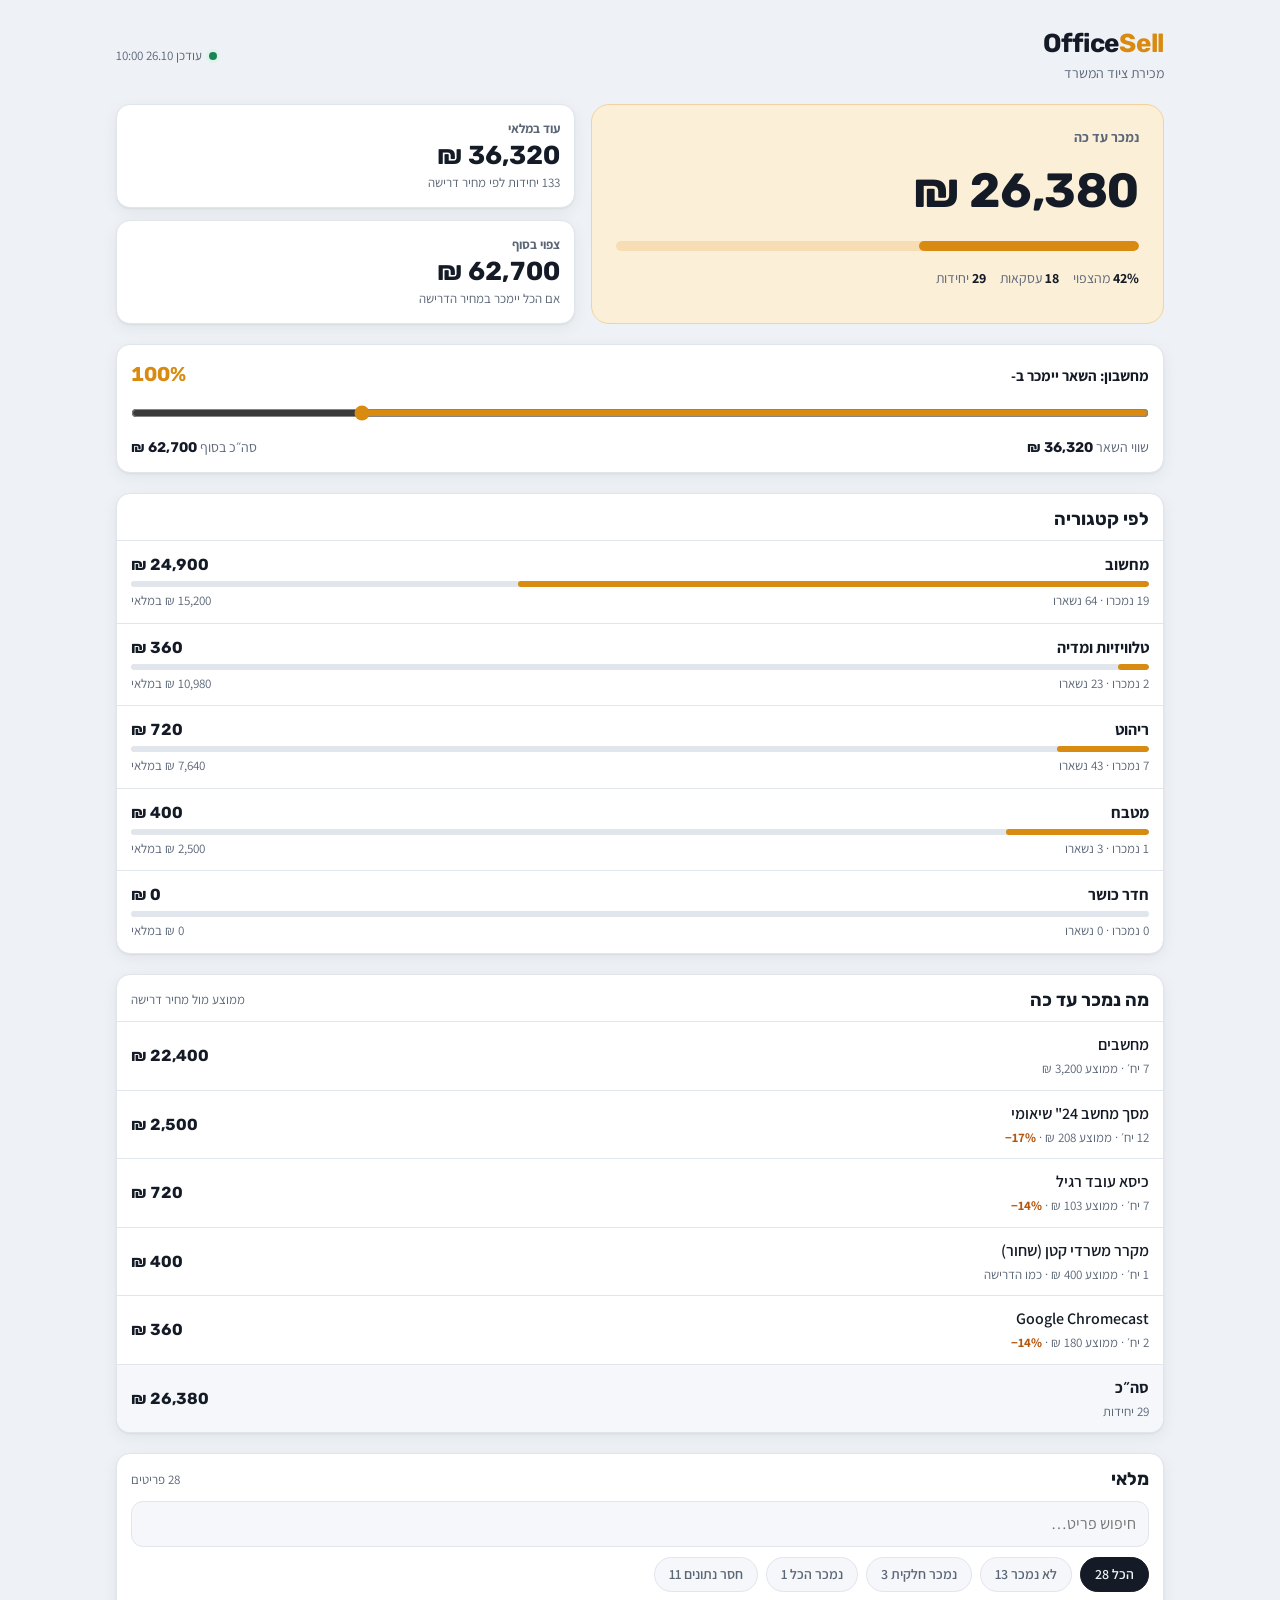
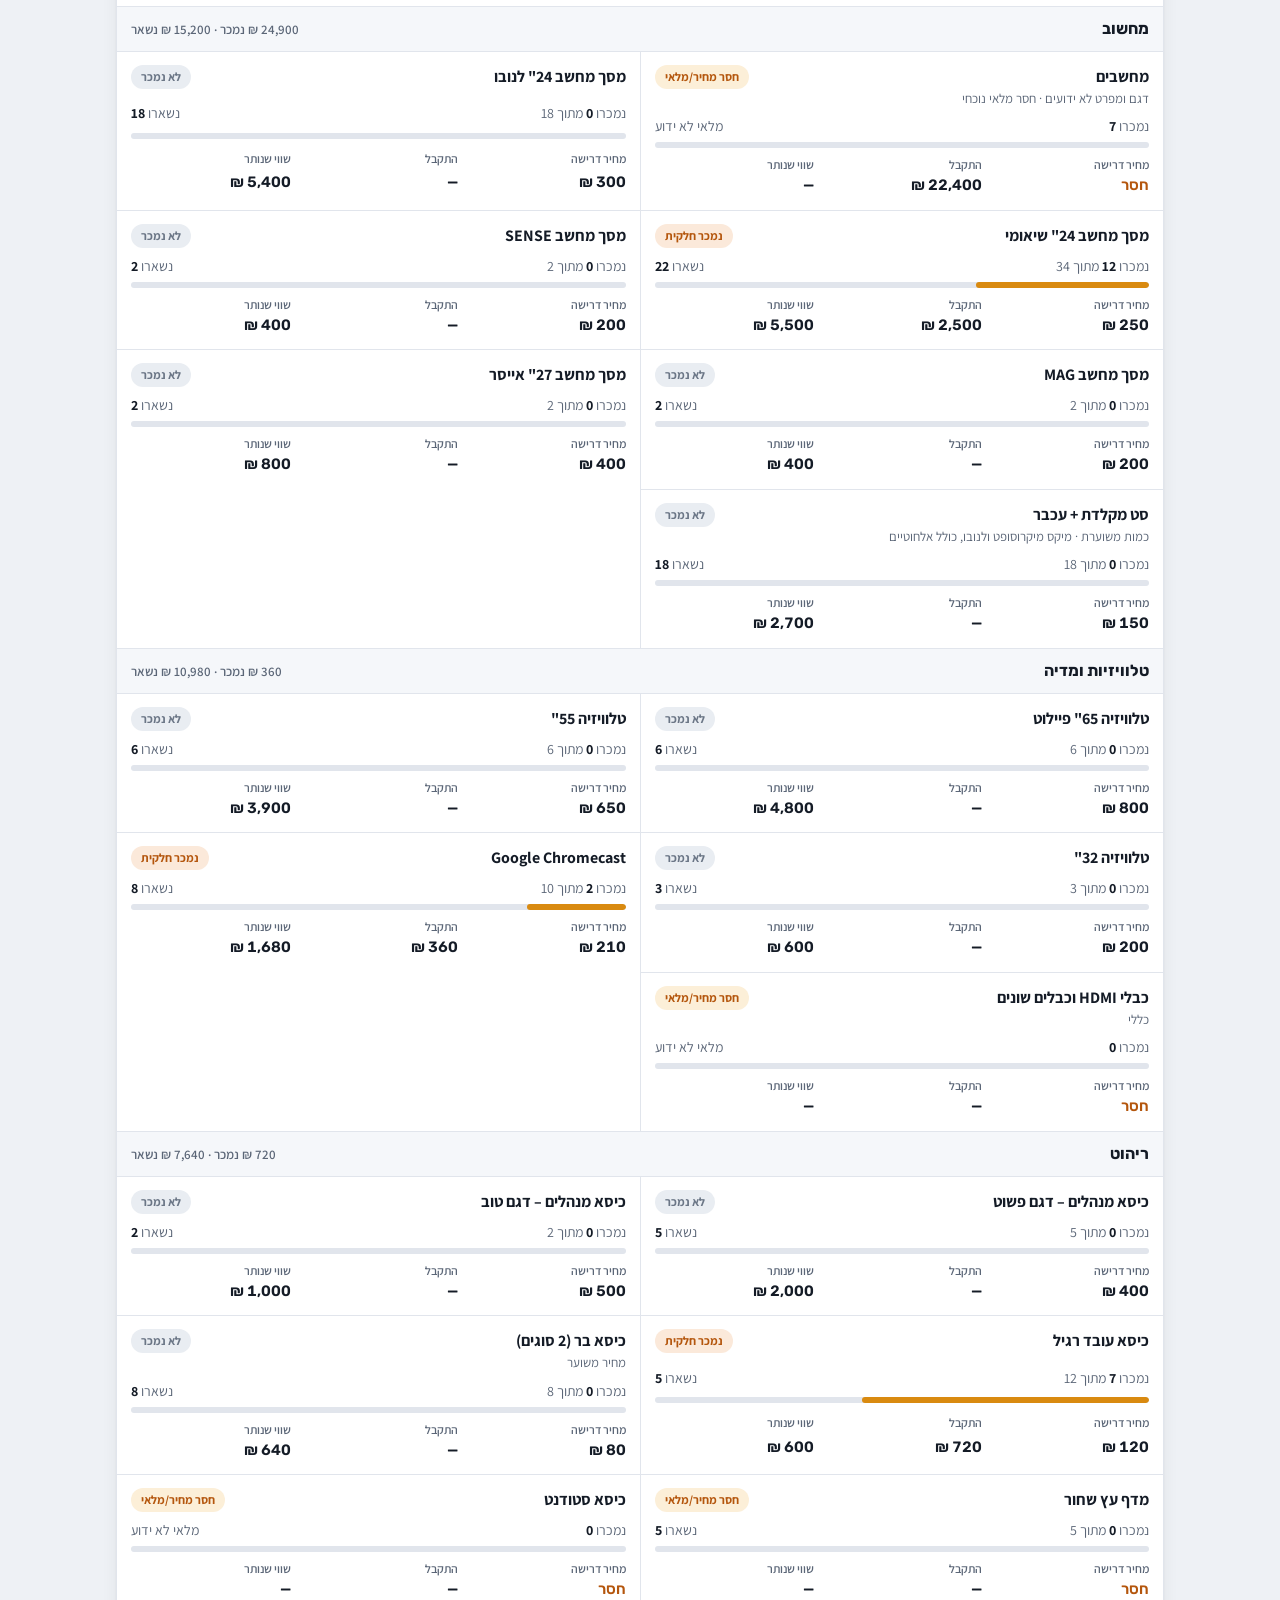
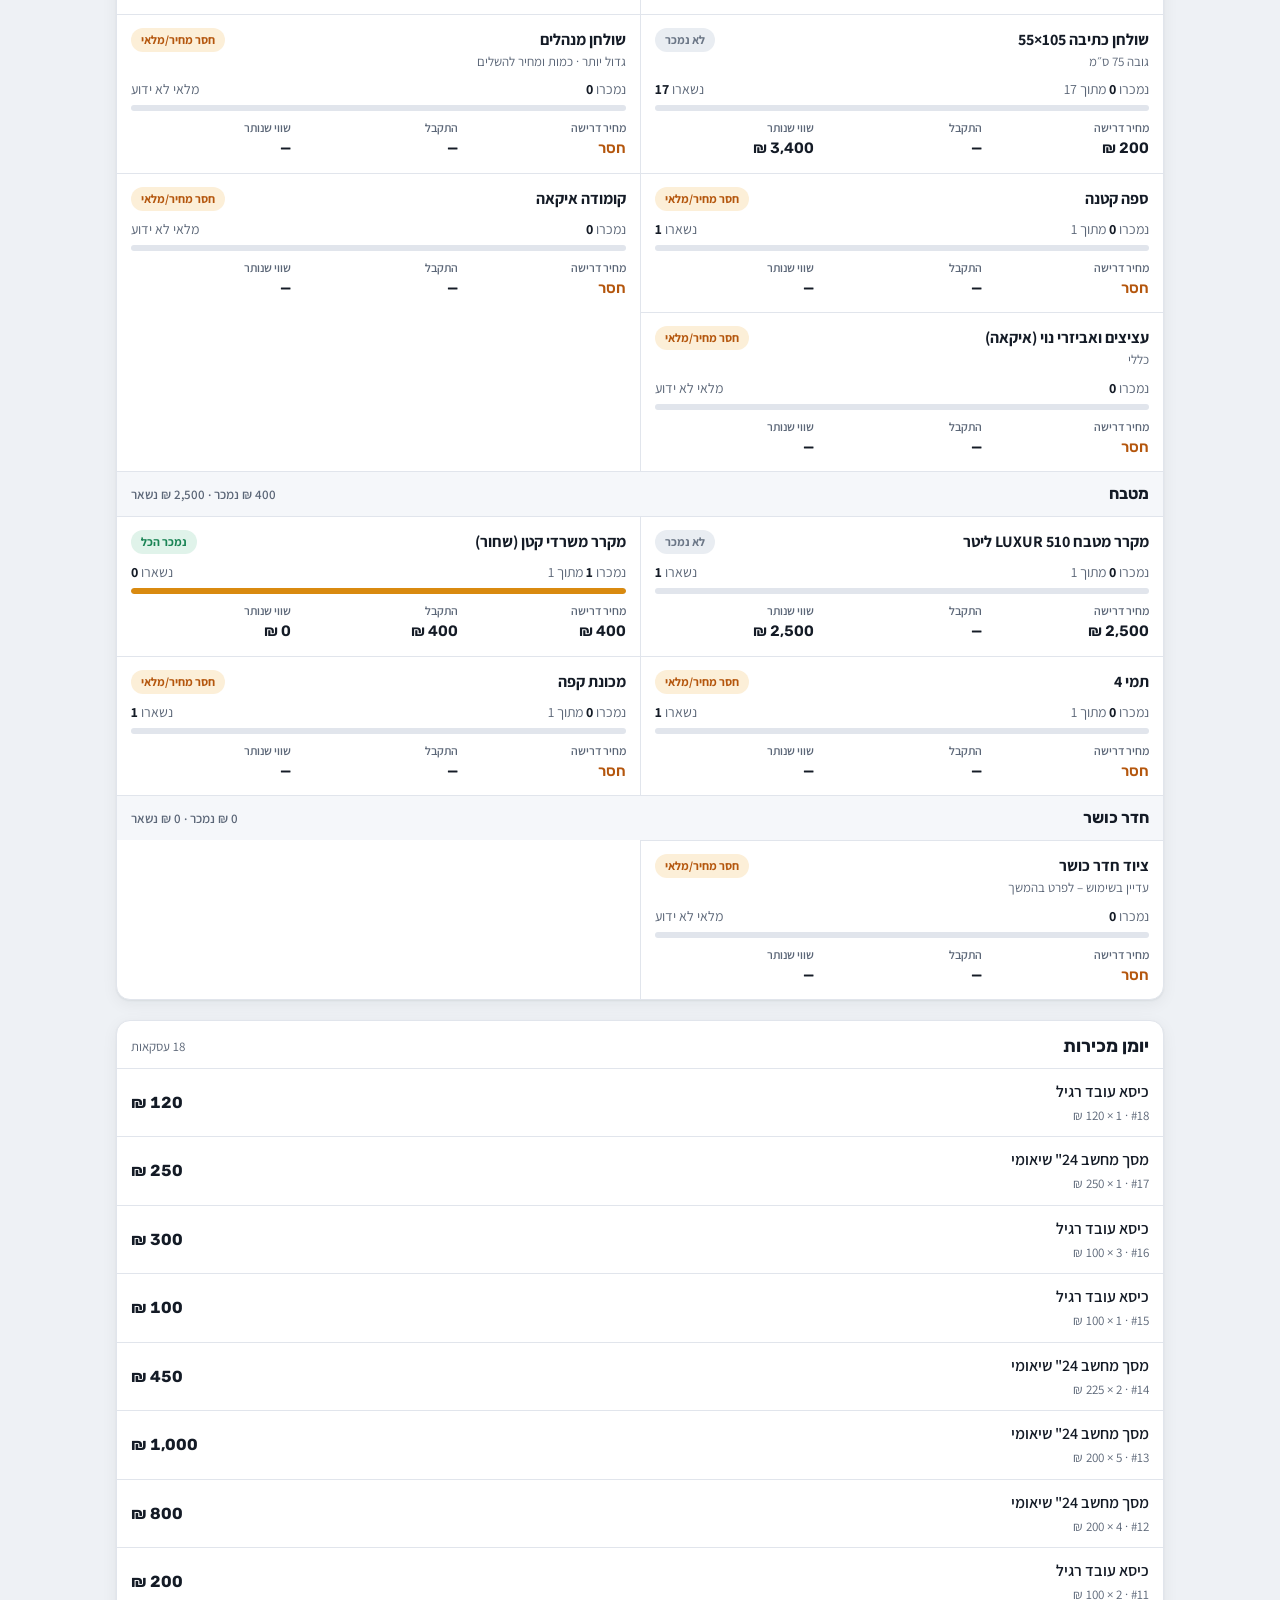
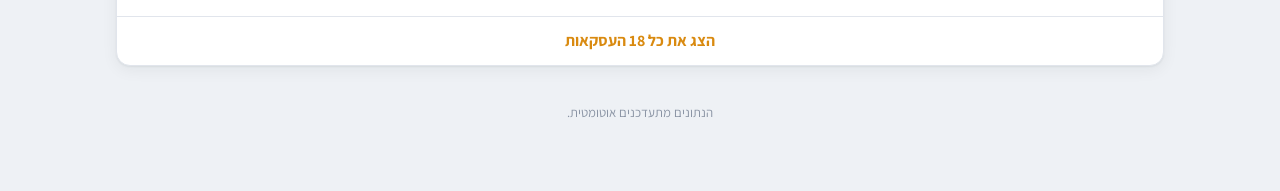
<file: index.html>
<!doctype html>
<html lang="he" dir="rtl">
<head>
<meta charset="utf-8">
<meta name="viewport" content="width=device-width,initial-scale=1,viewport-fit=cover">
<meta name="robots" content="noindex,nofollow">
<meta name="theme-color" content="#eef1f5" media="(prefers-color-scheme: light)">
<meta name="theme-color" content="#0f1319" media="(prefers-color-scheme: dark)">
<title>OfficeSell</title>
<link rel="icon" href="data:image/svg+xml,%3Csvg xmlns='http://www.w3.org/2000/svg' viewBox='0 0 64 64'%3E%3Crect width='64' height='64' rx='14' fill='%23d98a10'/%3E%3Cpath d='M18 26h28l-3 22H21z' fill='%23fff'/%3E%3Cpath d='M25 26a7 7 0 0 1 14 0' stroke='%23fff' stroke-width='4' fill='none'/%3E%3C/svg%3E">
<link rel="preconnect" href="https://fonts.googleapis.com"><link rel="preconnect" href="https://fonts.gstatic.com" crossorigin>
<link rel="stylesheet" href="https://fonts.googleapis.com/css2?family=Rubik:wght@500;600;700&family=Assistant:wght@400;600;700&display=swap">
<link rel="stylesheet" href="style.css?v=6">
</head>
<body data-mode="view">
<main id="app"></main>
<noscript><p style="padding:16px">צריך להפעיל JavaScript כדי לראות את הדף.</p></noscript>
<script src="app.js?v=6"></script>
</body>
</html>
</file>
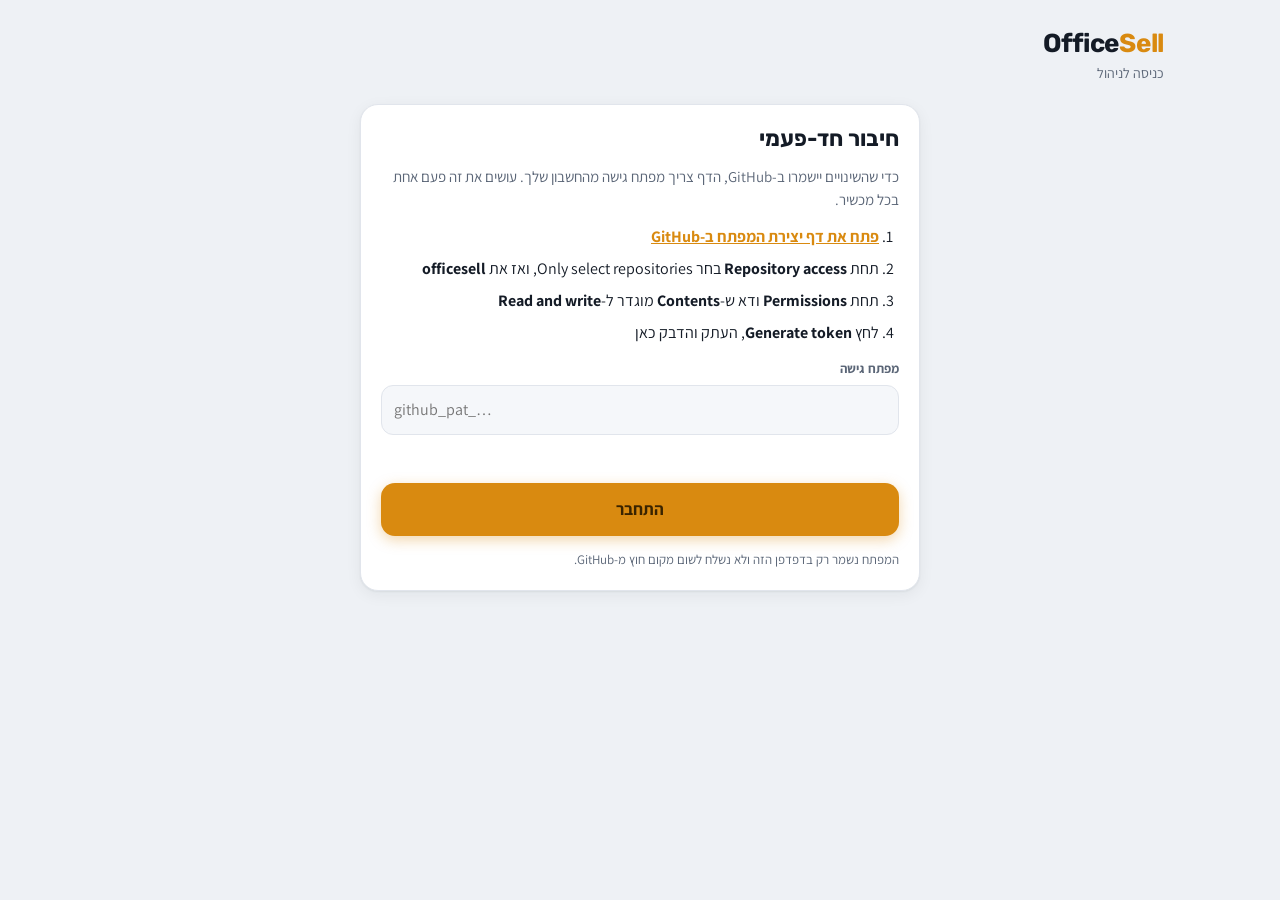
<file: admin.html>
<!doctype html>
<html lang="he" dir="rtl">
<head>
<meta charset="utf-8">
<meta name="viewport" content="width=device-width,initial-scale=1,viewport-fit=cover">
<meta name="robots" content="noindex,nofollow">
<meta name="theme-color" content="#eef1f5" media="(prefers-color-scheme: light)">
<meta name="theme-color" content="#0f1319" media="(prefers-color-scheme: dark)">
<title>OfficeSell · ניהול</title>
<link rel="icon" href="data:image/svg+xml,%3Csvg xmlns='http://www.w3.org/2000/svg' viewBox='0 0 64 64'%3E%3Crect width='64' height='64' rx='14' fill='%23d98a10'/%3E%3Cpath d='M18 26h28l-3 22H21z' fill='%23fff'/%3E%3Cpath d='M25 26a7 7 0 0 1 14 0' stroke='%23fff' stroke-width='4' fill='none'/%3E%3C/svg%3E">
<link rel="preconnect" href="https://fonts.googleapis.com"><link rel="preconnect" href="https://fonts.gstatic.com" crossorigin>
<link rel="stylesheet" href="https://fonts.googleapis.com/css2?family=Rubik:wght@500;600;700&family=Assistant:wght@400;600;700&display=swap">
<link rel="stylesheet" href="style.css?v=6">
</head>
<body data-mode="admin" class="admin">
<main id="app"></main>
<noscript><p style="padding:16px">צריך להפעיל JavaScript כדי לראות את הדף.</p></noscript>
<script src="app.js?v=6"></script>
</body>
</html>
</file>
<file: style.css>
/* OfficeSell — mobile-first sales desk. Tokens first, then components. */
:root{
  --bg:#eef1f5; --surface:#ffffff; --fg:#141b26; --muted:#5b6677; --faint:#8a94a4; --line:#e1e5ec; --soft:#f5f7fa;
  --accent:#d98a10; --accent-ink:#3a2400; --accent-soft:#fcefd8; --accent-line:#f2d29d;
  --ink:#1b2738; --ink-fg:#f3f6fa; --ink-muted:#a7b2c3; --ink-line:#2f3e53; --ink-field:#243349;
  --good:#1a8455; --good-soft:#e0f3ea; --warn:#b4560d; --warn-soft:#fbe9da; --bad:#c23a2b; --bad-soft:#fde6e3;
  --none:#6b7686; --none-soft:#e9edf2;
  --shadow:0 1px 2px rgba(20,27,38,.06),0 4px 16px rgba(20,27,38,.06);
  --sheet-shadow:0 -8px 40px rgba(20,27,38,.18);
  --display:"Rubik","Assistant",system-ui,sans-serif;
  --body:"Assistant",system-ui,"Segoe UI",Arial,sans-serif;
  --r:14px;
  color-scheme:light;
}
@media (prefers-color-scheme:dark){:root{
  --bg:#0f1319; --surface:#171d26; --fg:#e8ecf2; --muted:#9aa5b6; --faint:#6f7a8b; --line:#262e3a; --soft:#1c232e;
  --accent:#f0a83a; --accent-ink:#1d1200; --accent-soft:#33260f; --accent-line:#5a4318;
  --ink:#0a0e13; --ink-fg:#eef2f7; --ink-muted:#8f9bae; --ink-line:#232c3a; --ink-field:#141b25;
  --good:#4cc790; --good-soft:#132e25; --warn:#f0965a; --warn-soft:#37230f; --bad:#ff8a7a; --bad-soft:#3a1b17;
  --none:#9aa5b6; --none-soft:#222a35;
  --shadow:0 1px 2px rgba(0,0,0,.3);
  --sheet-shadow:0 -8px 40px rgba(0,0,0,.5);
  color-scheme:dark;
}}
*,*::before,*::after{box-sizing:border-box}
html{-webkit-text-size-adjust:100%;scroll-padding-top:12px}
body{margin:0;background:var(--bg);color:var(--fg);font-family:var(--body);font-size:16px;line-height:1.5;-webkit-tap-highlight-color:transparent;
  padding-top:env(safe-area-inset-top,0px)}
body.admin{padding-bottom:calc(84px + env(safe-area-inset-bottom,0px))}
[hidden]{display:none!important}
button,input,select{font:inherit;color:inherit}
button{cursor:pointer;border:0;background:none;border-radius:10px;touch-action:manipulation}
:focus-visible{outline:2px solid var(--accent);outline-offset:2px}
.num{font-variant-numeric:tabular-nums}
h1,h2,h3{font-family:var(--display);margin:0;line-height:1.25;text-wrap:balance}

.wrap{max-width:1080px;margin:0 auto;padding-block:16px 40px;
  padding-left:max(16px,env(safe-area-inset-left,0px));padding-right:max(16px,env(safe-area-inset-right,0px));
  display:grid;gap:16px}
@media (min-width:900px){.wrap{gap:20px;padding-block:28px 56px}}

/* header */
.top{display:flex;align-items:center;justify-content:space-between;gap:12px}
.brand{display:grid;gap:2px;min-width:0}
.brand h1{font-size:26px;font-weight:700;letter-spacing:-.01em}
.brand h1 em{font-style:normal;color:var(--accent)}
.brand .sub{font-size:14px;color:var(--muted)}
.live{display:inline-flex;align-items:center;gap:7px;font-size:13px;color:var(--muted);white-space:nowrap}
.dot{width:8px;height:8px;border-radius:50%;background:var(--good);flex:none;box-shadow:0 0 0 3px var(--good-soft)}
.dot.busy{background:var(--accent);box-shadow:0 0 0 3px var(--accent-soft)}
.dot.err{background:var(--bad);box-shadow:0 0 0 3px var(--bad-soft)}
.live.flash .dot{animation:pulse 1s ease-out 2}
@keyframes pulse{50%{box-shadow:0 0 0 7px var(--good-soft)}}
.iconbtn{min-width:40px;height:40px;display:inline-grid;place-items:center;border-radius:12px;color:var(--muted);background:var(--surface);border:1px solid var(--line)}

/* hero + tiles */
.hero{background:var(--accent-soft);border:1px solid var(--accent-line);border-radius:18px;padding:18px;display:grid;gap:6px}
.hero .k{font-size:14px;font-weight:700;color:var(--muted)}
.hero .v{font-family:var(--display);font-weight:700;font-size:40px;line-height:1.1;letter-spacing:-.01em}
.bar{height:10px;border-radius:6px;background:color-mix(in srgb,var(--accent) 18%,transparent);overflow:hidden;margin-top:6px}
.bar i{display:block;height:100%;border-radius:6px;background:var(--accent);transition:width .35s ease}
.hero .meta{display:flex;flex-wrap:wrap;gap:4px 14px;font-size:14px;color:var(--muted)}
.hero .meta b{color:var(--fg);font-weight:700}
.summary{display:grid;gap:12px}
.tiles{display:grid;grid-template-columns:1fr 1fr;gap:12px}
.tile{background:var(--surface);border:1px solid var(--line);border-radius:var(--r);padding:14px;display:grid;gap:2px;min-width:0;box-shadow:var(--shadow)}
.tile .k{font-size:13px;font-weight:700;color:var(--muted)}
.tile .v{font-family:var(--display);font-weight:700;font-size:23px;line-height:1.2;white-space:nowrap;overflow:hidden;text-overflow:ellipsis}
.tile .s{font-size:13px;color:var(--muted)}
@media (min-width:760px){
  .summary{display:grid;grid-template-columns:1.25fr 1fr;gap:16px;align-items:stretch}
  .hero{padding:22px 24px}
  .hero .v{font-size:48px}
  .tiles{grid-template-columns:1fr}
  .tile .v{font-size:26px}
}

/* scenario */
.scn{background:var(--surface);border:1px solid var(--line);border-radius:var(--r);padding:14px;display:grid;gap:10px;box-shadow:var(--shadow)}
.scn-head{display:flex;justify-content:space-between;align-items:baseline;gap:8px}
.scn-head label{font-weight:700;font-size:15px}
.scn-head .pct{font-family:var(--display);font-weight:700;font-size:20px;color:var(--accent)}
.scn input[type=range]{width:100%;accent-color:var(--accent);height:28px;margin:0}
.scn .out{display:flex;justify-content:space-between;gap:8px;font-size:14px;color:var(--muted);flex-wrap:wrap}
.scn .out b{color:var(--fg);font-family:var(--display)}

/* sections */
.sec{background:var(--surface);border:1px solid var(--line);border-radius:var(--r);box-shadow:var(--shadow);overflow:hidden;min-width:0}
.sec-h{display:flex;align-items:center;justify-content:space-between;gap:10px;padding:14px 14px 10px}
.sec-h h2{font-size:18px;font-weight:700}
.sec-h .note{font-size:13px;color:var(--muted)}
.note{font-size:13px;color:var(--muted)}

/* category rows */
.cat-row{display:grid;grid-template-columns:minmax(0,1fr) auto;gap:4px 12px;padding:12px 14px;border-top:1px solid var(--line)}
.cat-row .n{font-weight:700}
.cat-row .t{font-family:var(--display);font-weight:700;text-align:left}
.cat-row .m{grid-column:1/-1;display:flex;justify-content:space-between;gap:8px;font-size:13px;color:var(--muted)}
.cat-row .mini{grid-column:1/-1}
.mini{height:6px;border-radius:4px;background:var(--line);overflow:hidden}
.mini i{display:block;height:100%;border-radius:4px;background:var(--accent);transition:width .35s ease}

/* list rows (sold, log) */
.row{display:grid;grid-template-columns:minmax(0,1fr) auto;gap:2px 12px;align-items:center;padding:11px 14px;border-top:1px solid var(--line);text-align:right;width:100%;border-radius:0}
.row .n{font-weight:600;min-width:0;overflow:hidden;text-overflow:ellipsis;white-space:nowrap}
.row .s{font-size:13px;color:var(--muted);grid-column:1}
.row .v{font-family:var(--display);font-weight:700;grid-column:2;grid-row:1/span 2;text-align:left;white-space:nowrap}
.row.total{background:var(--soft)}
.row.total .n{font-weight:700}
button.row:hover{background:var(--soft)}
.up{color:var(--good);font-weight:700}.down{color:var(--warn);font-weight:700}
.more{display:block;width:100%;padding:12px;border-top:1px solid var(--line);color:var(--accent);font-weight:700;border-radius:0}
.empty{padding:22px 14px;text-align:center;color:var(--muted);border-top:1px solid var(--line)}

/* inventory */
.tools{display:grid;gap:10px;padding:0 14px 12px}
.search{width:100%;border:1px solid var(--line);background:var(--soft);border-radius:12px;padding:10px 12px;font-size:16px}
.chips{display:flex;gap:8px;overflow-x:auto;scrollbar-width:none;margin:0 -14px;padding:0 14px 2px}
.chips::-webkit-scrollbar{display:none}
.chip{flex:none;background:var(--soft);border:1px solid var(--line);color:var(--muted);padding:6px 14px;font-size:14px;font-weight:600;border-radius:999px;white-space:nowrap}
.chip[aria-pressed="true"]{background:var(--fg);color:var(--bg);border-color:var(--fg)}
.grp{display:flex;justify-content:space-between;align-items:baseline;gap:8px;padding:10px 14px;background:var(--soft);border-top:1px solid var(--line);font-family:var(--display);font-weight:700}
.grp span{font-family:var(--body);font-weight:600;font-size:13px;color:var(--muted)}
.cards{display:grid}
@media (min-width:760px){.cards{grid-template-columns:1fr 1fr}.cards .card:nth-child(odd){border-left:1px solid var(--line)}}
.card{padding:13px 14px;border-top:1px solid var(--line);display:grid;gap:8px;min-width:0}
.card-h{display:flex;justify-content:space-between;align-items:flex-start;gap:10px}
.card-h .n{font-weight:700;font-size:16px;min-width:0}
.card-h .nt{font-size:13px;color:var(--muted);font-weight:400}
.prog{display:grid;gap:5px}
.prog .t{display:flex;justify-content:space-between;gap:8px;font-size:14px;color:var(--muted)}
.prog .t b{color:var(--fg)}
.facts{display:grid;grid-template-columns:repeat(3,minmax(0,1fr));gap:8px}
.fact{display:grid;gap:0;min-width:0}
.fact .k{font-size:12px;color:var(--muted);font-weight:600}
.fact .v{font-family:var(--display);font-weight:600;font-size:15px;white-space:nowrap;overflow:hidden;text-overflow:ellipsis}
.fact .v.miss{color:var(--warn)}
.acts{display:flex;gap:8px}
.acts button{flex:1;padding:9px 10px;font-weight:700;font-size:14px;border-radius:10px}
.b-sell{background:var(--accent);color:var(--accent-ink)}
.b-edit{background:var(--soft);border:1px solid var(--line)}
.addbtn{display:block;width:calc(100% - 28px);margin:10px 14px;padding:10px;border:1px dashed var(--line);color:var(--muted);font-weight:700;border-radius:10px}
.pill{display:inline-block;flex:none;font-size:12px;font-weight:700;padding:3px 10px;border-radius:999px;white-space:nowrap}
.p-all{background:var(--good-soft);color:var(--good)}
.p-part{background:var(--warn-soft);color:var(--warn)}
.p-none{background:var(--none-soft);color:var(--none)}
.p-miss{background:var(--accent-soft);color:var(--warn)}
.flashrow{animation:fl 1.6s ease-out}
@keyframes fl{from{background:var(--accent-soft)}to{background:transparent}}
.foot{text-align:center;font-size:13px;color:var(--faint);padding-top:4px}

/* admin bottom bar */
.dock{position:fixed;inset:auto 0 0 0;z-index:20;background:color-mix(in srgb,var(--bg) 82%,transparent);backdrop-filter:blur(12px);-webkit-backdrop-filter:blur(12px);
  border-top:1px solid var(--line);padding:10px max(16px,env(safe-area-inset-right,0px)) calc(10px + env(safe-area-inset-bottom,0px)) max(16px,env(safe-area-inset-left,0px))}
.dock-in{max-width:1080px;margin:0 auto;display:flex;gap:10px}
.cta{flex:1;background:var(--accent);color:var(--accent-ink);font-weight:700;font-size:17px;padding:14px;border-radius:14px;box-shadow:0 4px 14px color-mix(in srgb,var(--accent) 35%,transparent)}
.cta2{background:var(--surface);border:1px solid var(--line);font-weight:700;padding:14px 16px;border-radius:14px}

/* sheet */
.scrim{position:fixed;inset:0;z-index:40;background:rgba(10,14,20,.45);display:flex;align-items:flex-end;justify-content:center;animation:fade .18s ease-out}
.sheet{width:100%;max-width:560px;max-height:92vh;max-height:92dvh;overflow:auto;background:var(--surface);border-radius:20px 20px 0 0;box-shadow:var(--sheet-shadow);
  padding:8px max(18px,env(safe-area-inset-right,0px)) calc(18px + env(safe-area-inset-bottom,0px)) max(18px,env(safe-area-inset-left,0px));animation:up .22s cubic-bezier(.2,.8,.2,1)}
@media (min-width:640px){.scrim{align-items:center}.sheet{border-radius:20px;padding:12px 22px 22px}}
.grab{width:40px;height:5px;border-radius:3px;background:var(--line);margin:4px auto 10px}
.sheet h3{font-size:20px;margin-bottom:14px}
.form{display:grid;gap:14px}
.f{display:grid;gap:6px}
.f label,.f .l{font-size:13px;font-weight:700;color:var(--muted)}
.f input,.f select{width:100%;border:1px solid var(--line);background:var(--soft);border-radius:12px;padding:12px;font-size:16px}
.f input:focus,.f select:focus{border-color:var(--accent);background:var(--surface);outline:none}
.two{display:grid;grid-template-columns:1fr 1fr;gap:12px}
.step{display:grid;grid-template-columns:48px minmax(0,1fr) 48px;gap:6px}
.step button{background:var(--soft);border:1px solid var(--line);border-radius:12px;font-size:22px;font-weight:700}
.step input{text-align:center}
.hint{font-size:13px;color:var(--muted);min-height:20px}
.hint b{color:var(--fg)}
.calc{background:var(--soft);border-radius:12px;padding:12px;display:grid;gap:6px;font-size:14px;color:var(--muted)}
.calc div{display:flex;justify-content:space-between;gap:8px}
.calc b{color:var(--fg);font-family:var(--display)}
.calc b.up{color:var(--good)}.calc b.down{color:var(--warn)}
.err{color:var(--bad);font-size:14px;font-weight:700;min-height:20px}
.sheet-acts{display:flex;gap:10px;margin-top:4px}
.sheet-acts .cta{font-size:16px;padding:13px}
.danger{color:var(--bad);font-weight:700;padding:13px 14px;border:1px solid var(--line);border-radius:14px}
.danger.arm{background:var(--bad);color:#fff;border-color:var(--bad)}
@keyframes up{from{transform:translateY(40px);opacity:.4}}
@keyframes fade{from{opacity:0}}

/* toast */
.toast{position:fixed;z-index:60;left:50%;transform:translateX(-50%);bottom:calc(96px + env(safe-area-inset-bottom,0px));background:var(--ink);color:var(--ink-fg);
  border-radius:14px;padding:12px 14px 12px 16px;display:flex;align-items:center;gap:14px;box-shadow:0 8px 30px rgba(0,0,0,.25);font-weight:600;width:max-content;min-width:min(320px,calc(100% - 32px));max-width:calc(100% - 32px);justify-content:space-between;animation:up .2s ease-out}
body:not(.admin) .toast{bottom:calc(20px + env(safe-area-inset-bottom,0px))}
.toast button{color:var(--accent);font-weight:700;padding:4px 6px}

/* login */
.login{background:var(--surface);border:1px solid var(--line);border-radius:18px;padding:20px;display:grid;gap:14px;box-shadow:var(--shadow);max-width:560px;width:100%;margin:0 auto}
.login h2{font-size:22px}
.login ol{margin:0;padding-inline-start:20px;display:grid;gap:8px;color:var(--fg)}
.login a{color:var(--accent);font-weight:700}
.login .cta{display:block;text-align:center;text-decoration:none}

.skel{height:120px;border-radius:18px;background:linear-gradient(90deg,var(--surface),var(--soft),var(--surface));background-size:200% 100%;animation:sh 1.2s linear infinite}
@keyframes sh{to{background-position:-200% 0}}
@media (prefers-reduced-motion:reduce){*{animation:none!important;transition:none!important}}
</file>
